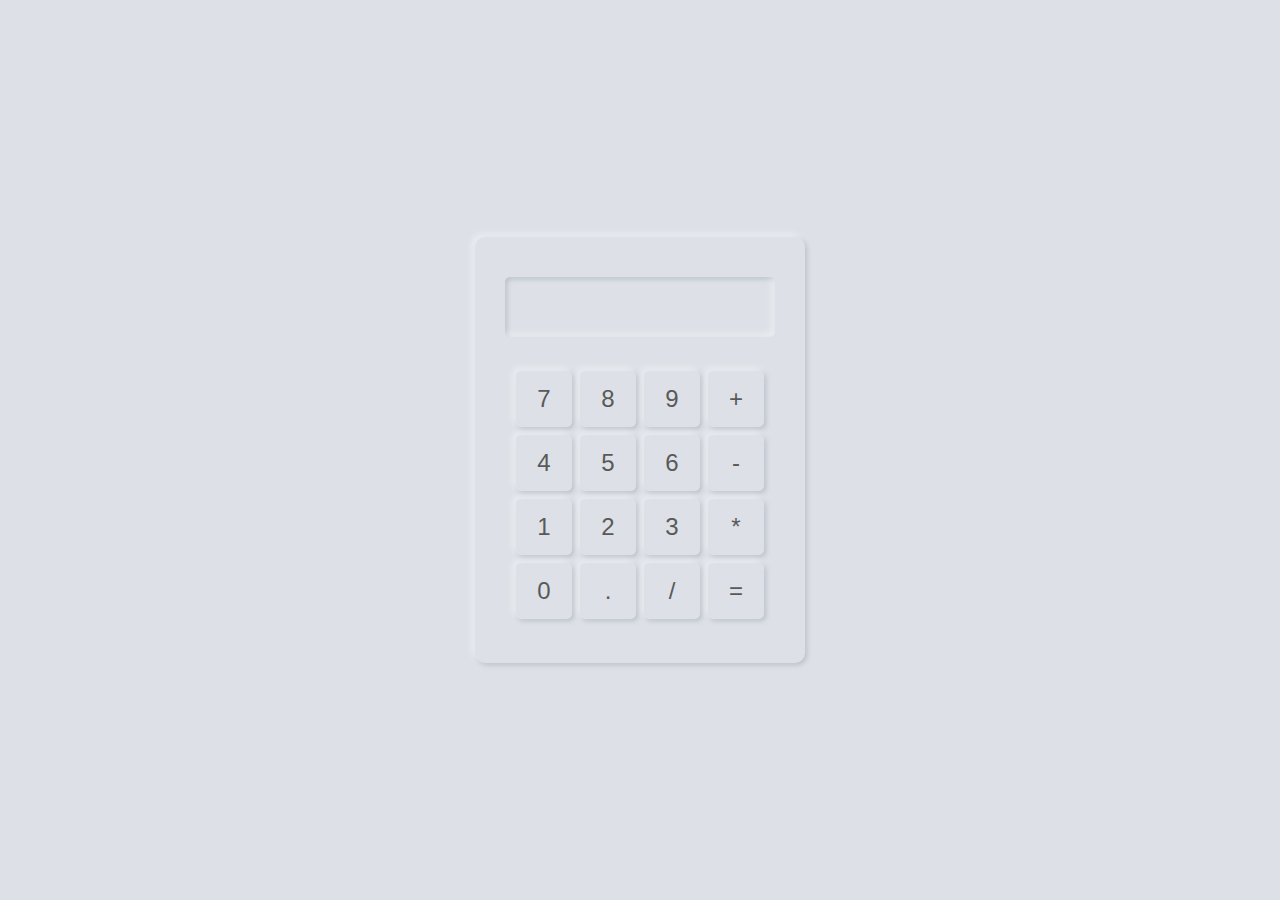
<file: Calculator/index.html>
<!DOCTYPE html>
<html lang="en">
  <head>
    <meta charset="UTF-8" />
    <meta http-equiv="X-UA-Compatible" content="IE=edge" />
    <meta name="viewport" content="width=device-width, initial-scale=1.0" />
    <link rel="stylesheet" href="styles.css" />
    <title>Calculator</title>
  </head>
  <body>
    <div class="calculator">
      <form action="#" name="form">
        <div class="result"><input type="text" name="display" id="display" /></div>
        <div class="buttons">
          <div class="rows">
            <input type="button" value="7" name="v7" onclick="val(v7.value)" /><input type="button" value="8" name="v8" onclick="val(v8.value)" /><input
              type="button"
              value="9"
              name="v9"
              onclick="val(v9.value)"
            /><input type="button" value="+" name="vplus" onclick="val(vplus.value)" />
          </div>
          <div class="rows">
            <input type="button" value="4" name="v4" onclick="val(v4.value)" /><input type="button" value="5" name="v5" onclick="val(v5.value)" /><input
              type="button"
              value="6"
              name="v6"
              onclick="val(v6.value)"
            /><input type="button" value="-" name="vminus" onclick="val(vminus.value)" />
          </div>
          <div class="rows">
            <input type="button" value="1" name="v1" onclick="val(v1.value)" /><input type="button" value="2" name="v2" onclick="val(v2.value)" /><input
              type="button"
              value="3"
              name="v3"
              onclick="val(v3.value)"
            /><input type="button" value="*" name="vmul" onclick="val(vmul.value)" />
          </div>
          <div class="rows">
            <input type="button" value="0" name="v0" onclick="val(v0.value)" /><input type="button" value="." name="vdot" onclick="val(vdot.value)" /><input
              type="button"
              value="/"
              name="vdiv"
              onclick="val(vdiv.value)"
            /><input type="button" value="=" name="veql" onclick="calculator()" />
          </div>
        </div>
      </form>
    </div>

    <!-- <script>
      function val(result) {
        form.display.value = form.display.value + result;
      }

      function calculator() {
        if (form.display.value == '') {
          alert('Please enter numbers');
        } else {
          form.display.value = eval(form.display.value);
        }
      }
    </script> -->
    <script src="script.js"></script>
  </body>
</html>
</file>
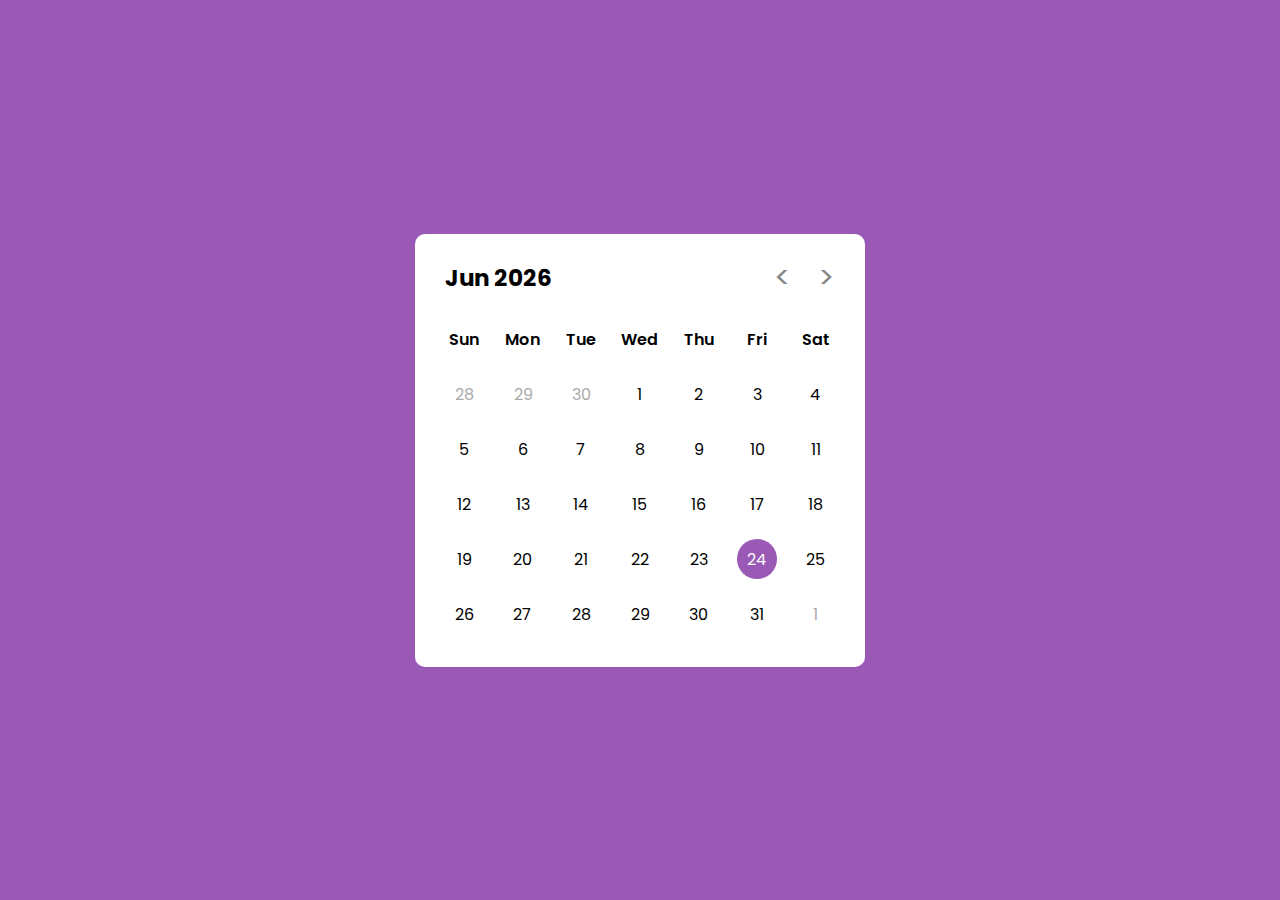
<file: Calendar/index.html>
<!DOCTYPE html>
<html lang="en">
  <head>
    <meta charset="UTF-8" />
    <meta http-equiv="X-UA-Compatible" content="IE=edge" />
    <meta name="viewport" content="width=device-width, initial-scale=1.0" />
    <title>Calendar</title>
    <link rel="stylesheet" href="styles.css" />
  </head>
  <body>
    <div class="wrapper">
      <header>
        <p class="current-date"></p>
        <div class="icons">
          <span id="prev" class="material-symbols-rounded">&lt;</span>
          <span id="next" class="material-symbols-rounded">&gt;</span>
        </div>
      </header>
      <div class="calendar">
        <ul class="weeks">
          <li>Sun</li>
          <li>Mon</li>
          <li>Tue</li>
          <li>Wed</li>
          <li>Thu</li>
          <li>Fri</li>
          <li>Sat</li>
        </ul>
        <ul class="days">
          <!-- <li class="inactive">28</li>
          <li class="inactive">29</li>
          <li class="inactive">30</li>
          <li class="inactive">31</li>
          <li>1</li>
          <li>2</li>
          <li>3</li>
          <li>4</li>
          <li>5</li>
          <li>6</li>
          <li>7</li>
          <li>8</li>
          <li>9</li>
          <li>10</li>
          <li>11</li>
          <li>12</li>
          <li>13</li>
          <li>14</li>
          <li>15</li>
          <li>16</li>
          <li>17</li>
          <li>18</li>
          <li>19</li>
          <li>20</li>
          <li>21</li>
          <li class="active">22</li>
          <li>23</li>
          <li>24</li>
          <li>25</li>
          <li>26</li>
          <li>27</li>
          <li>28</li>
          <li>29</li>
          <li>30</li>
          <li class="inactive">1</li> -->
        </ul>
      </div>
    </div>
    <script src="script.js"></script>
  </body>
</html>
</file>
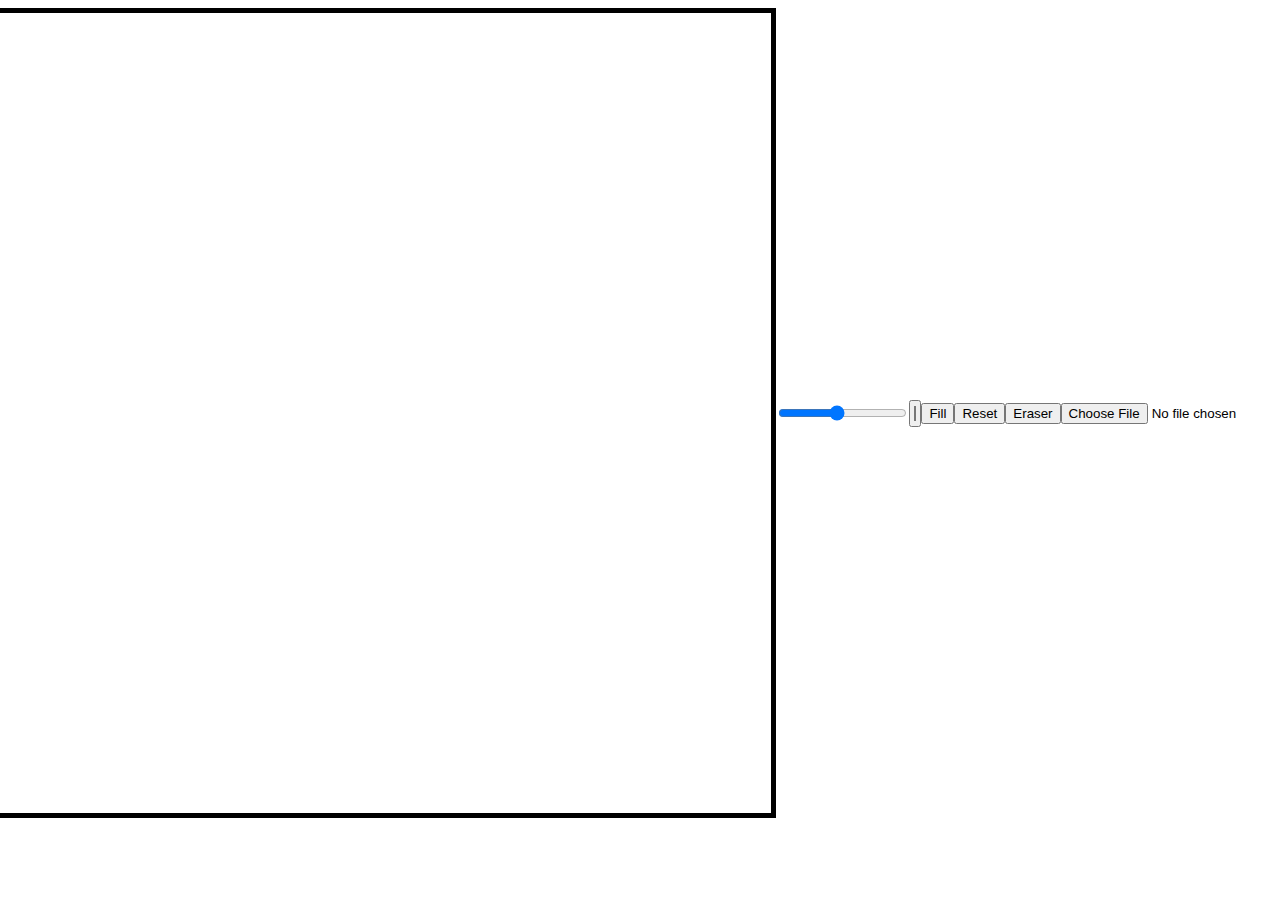
<file: Canvas/index.html>
<!DOCTYPE html>
<html lang="en">
  <head>
    <meta charset="UTF-8" />
    <meta http-equiv="X-UA-Compatible" content="IE=edge" />
    <meta name="viewport" content="width=device-width, initial-scale=1.0" />
    <title>Document</title>
    <link rel="stylesheet" href="styles.css" />
  </head>
  <body>
    <canvas></canvas>
    <input id="line-width" type="range" min="1" max="10" value="5" step="0.5" />
    <input id="line-color" type="color" />
    <div class="color-option" style="background-color: #1abc9c" data-color="#1abc9c"></div>
    <div class="color-option" style="background-color: #3498db" data-color="#3498db"></div>
    <div class="color-option" style="background-color: #27ae60" data-color="#27ae60"></div>
    <div class="color-option" style="background-color: #8e44ad" data-color="#8e44ad"></div>
    <div class="color-option" style="background-color: #34495e" data-color="#34495e"></div>
    <div class="color-option" style="background-color: #f1c40f" data-color="#f1c40f"></div>
    <div class="color-option" style="background-color: #e74c3c" data-color="#e74c3c"></div>
    <div class="color-option" style="background-color: #95a5a6" data-color="#95a5a6"></div>
    <div class="color-option" style="background-color: #d35400" data-color="#d35400"></div>
    <div class="color-option" style="background-color: #bdc3c7" data-color="#bdc3c7"></div>
    <div class="color-option" style="background-color: #2ecc71" data-color="#2ecc71"></div>
    <div class="color-option" style="background-color: #e67e22" data-color="#e67e22"></div>
    <button id="fill-color-btn">Fill</button>
    <button id="reset-btn">Reset</button>
    <button id="eraser-btn">Eraser</button>
    <input type="file" accept="*/image" id="image-file" />
    <script src="app.js"></script>
  </body>
</html>
</file>
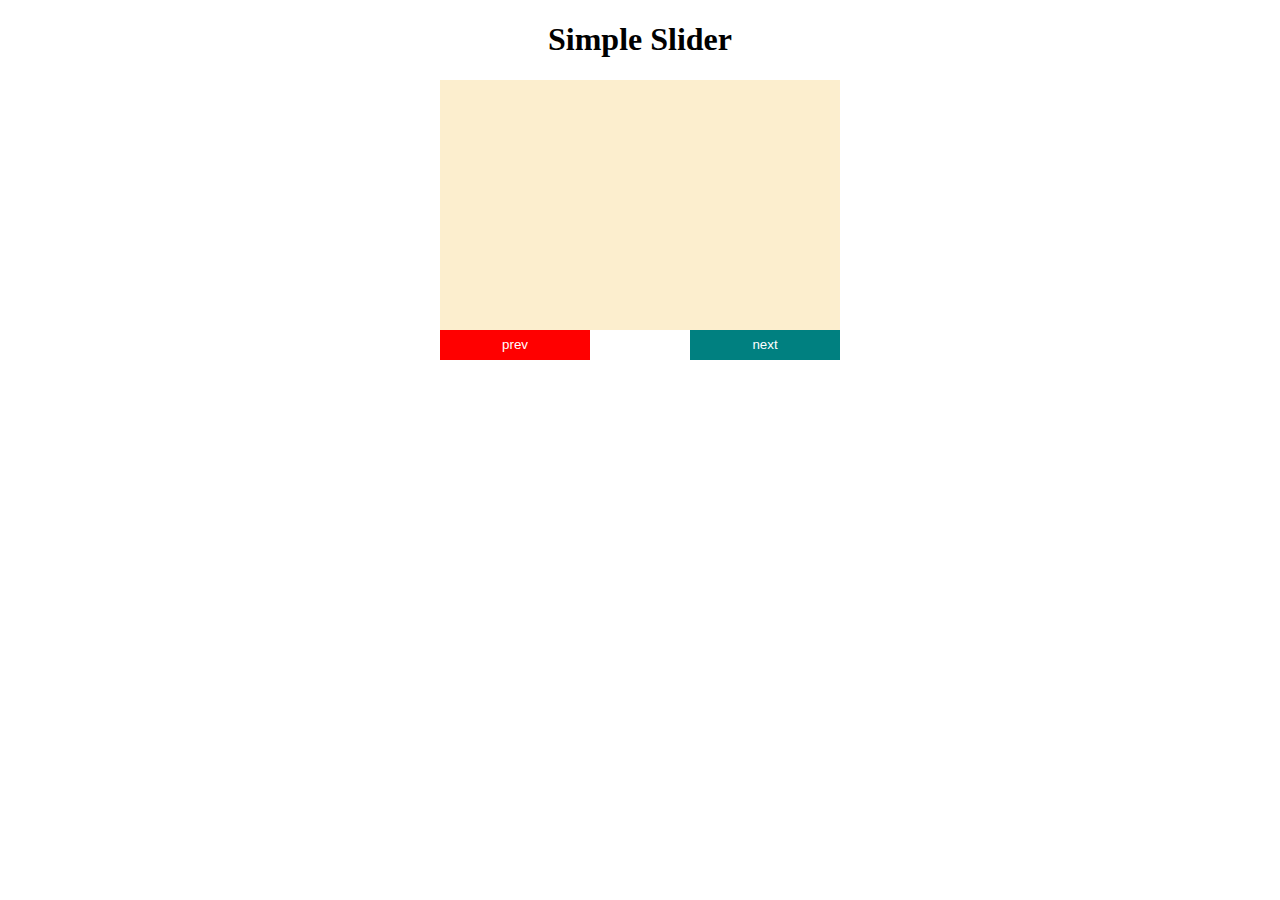
<file: Carousel/index.html>
<!DOCTYPE html>
<html lang="en">
  <head>
    <meta charset="UTF-8" />
    <meta http-equiv="X-UA-Compatible" content="IE=edge" />
    <meta name="viewport" content="width=device-width, initial-scale=1.0" />
    <title>Document</title>
    <link rel="stylesheet" href="styles.css" />
  </head>
  <body>
    <div class="container">
      <h1>Simple Slider</h1>
      <div class="album">
        <div class="images">
          <img src="images/Books.png" /><img src="images/Idea_color.png" /><img
            src="images/Meiyou.png"
          />
        </div>
      </div>
      <button class="prev">prev</button>
      <button class="next">next</button>
    </div>
    <script src="app.js"></script>
  </body>
</html>
</file>
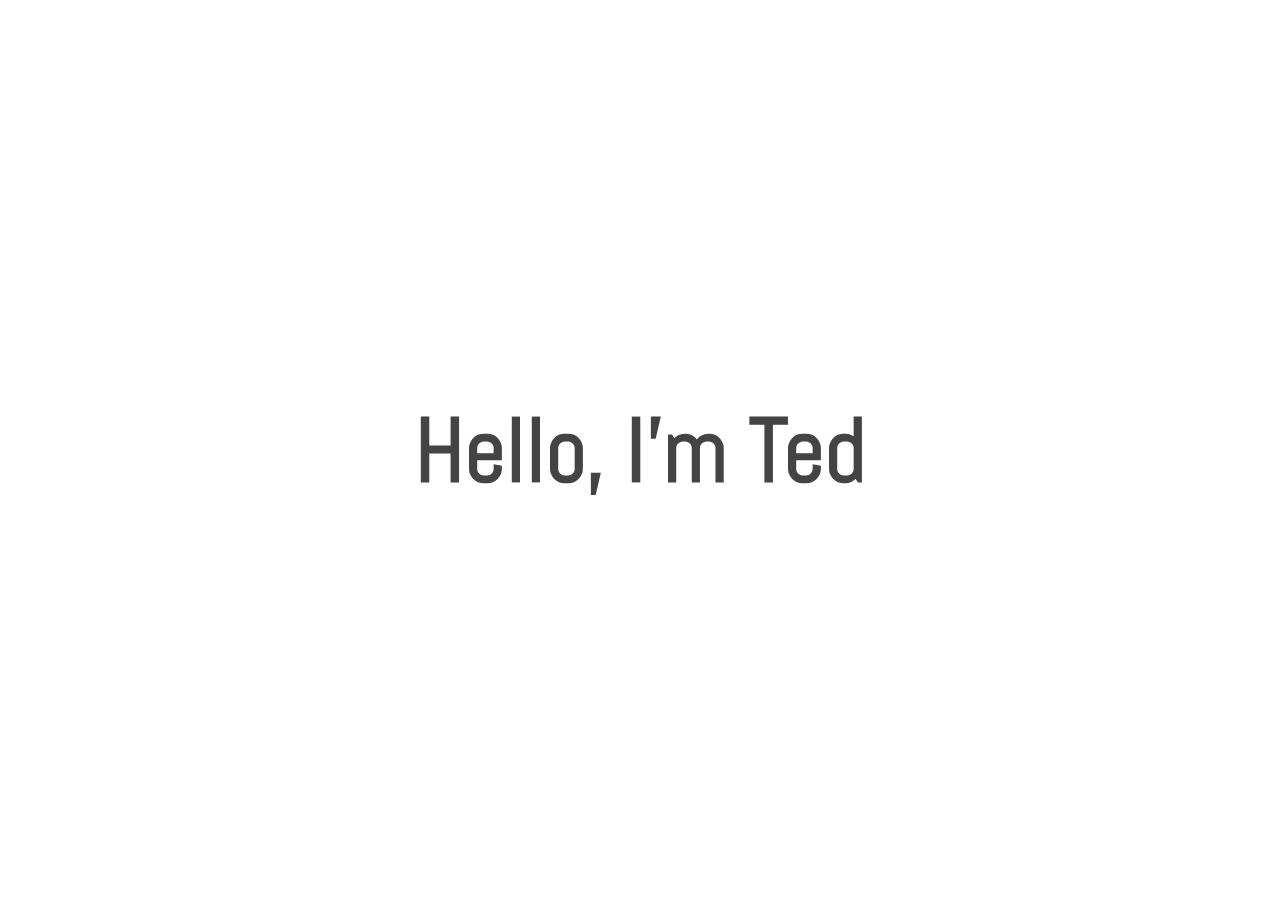
<file: Dark _Light_Mode/index.html>
<!DOCTYPE html>
<html lang="en">
  <head>
    <meta charset="UTF-8" />
    <meta http-equiv="X-UA-Compatible" content="IE=edge" />
    <meta name="viewport" content="width=device-width, initial-scale=1.0" />
    <title>Dark & Light Mode</title>
    <link rel="stylesheet" href="styles.css" />
    <link
      rel="stylesheet"
      href="https://cdnjs.cloudflare.com/ajax/libs/font-awesome/6.2.1/css/all.min.css"
      integrity="sha512-MV7K8+y+gLIBoVD59lQIYicR65iaqukzvf/nwasF0nqhPay5w/9lJmVM2hMDcnK1OnMGCdVK+iQrJ7lzPJQd1w=="
      crossorigin="anonymous"
      referrerpolicy="no-referrer"
    />
  </head>
  <body>
    <i id="toggle-btn" class="fa-solid fa-toggle-off fa-3x"/></i>
    <div class="content"><h1>Hello, I'm Ted</h1></div>
    <script src="script.js"></script>
  </body>
</html>
</file>
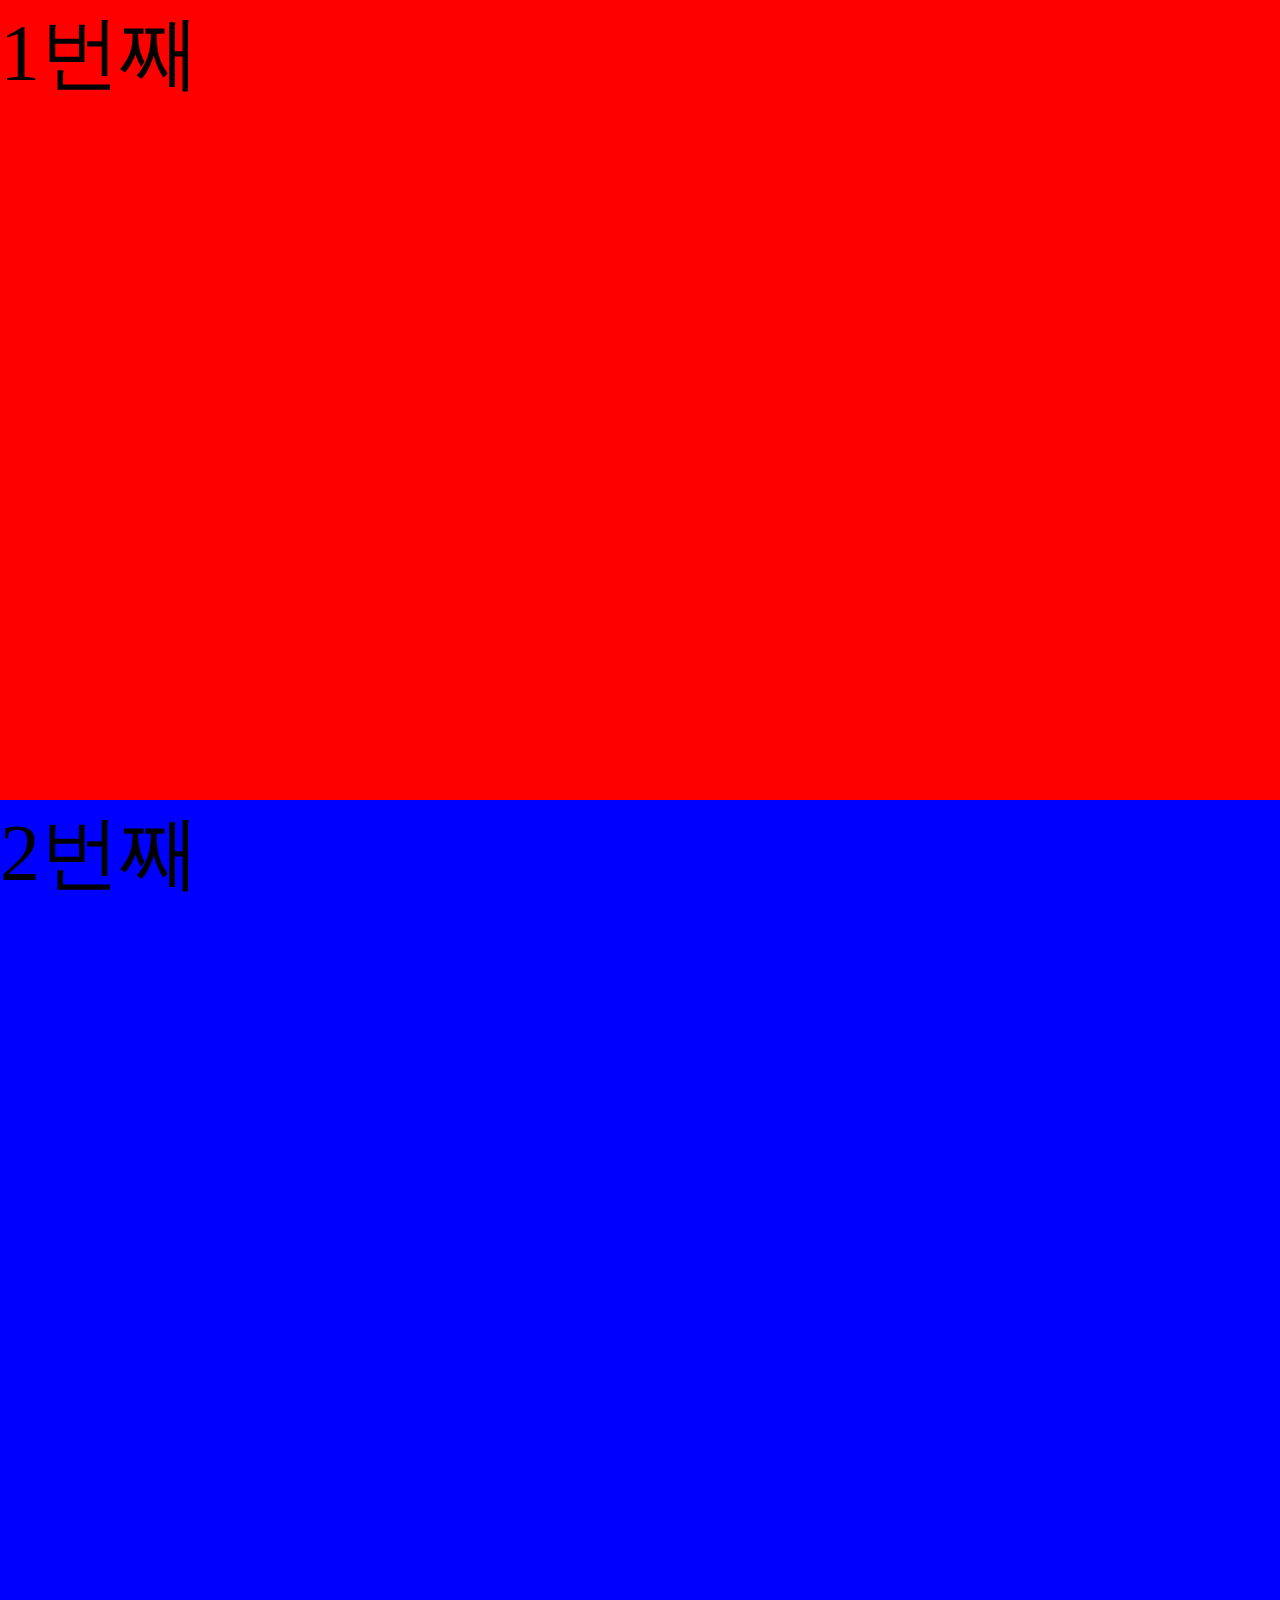
<file: Infinite_Scroll/index.html>
<!DOCTYPE html>
<html lang="en">
  <head>
    <meta charset="UTF-8" />
    <meta http-equiv="X-UA-Compatible" content="IE=edge" />
    <meta name="viewport" content="width=device-width, initial-scale=1.0" />
    <title>Infinite Scroll</title>
    <link rel="stylesheet" href="styles.css" />
  </head>
  <body>
    <section>
      <div class="box">1번째</div>
      <div class="box">2번째</div>
    </section>
    <script src="script.js"></script>
  </body>
</html>
</file>
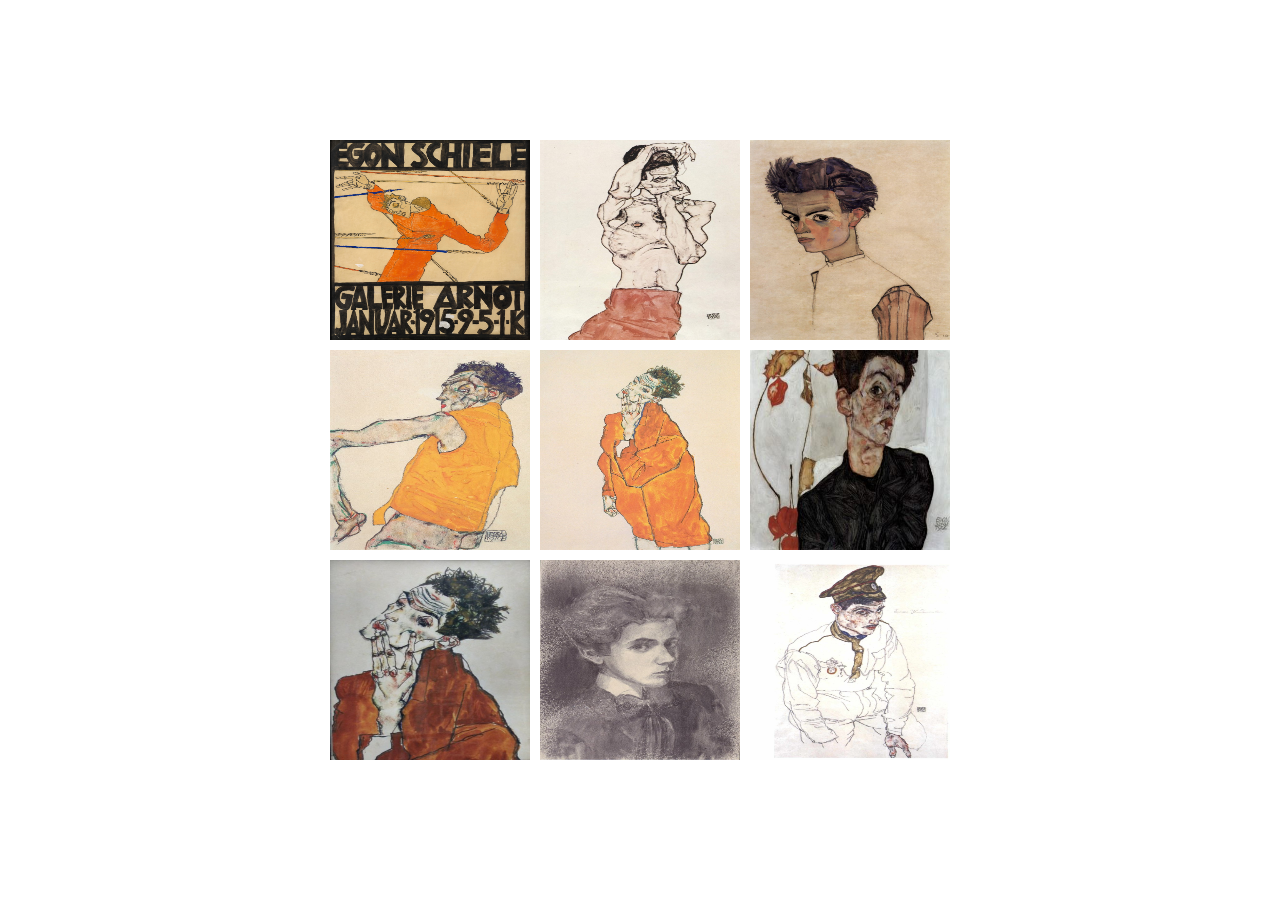
<file: LightBox/index.html>
<!DOCTYPE html>
<html lang="en">
  <head>
    <meta charset="UTF-8" />
    <meta http-equiv="X-UA-Compatible" content="IE=edge" />
    <meta name="viewport" content="width=device-width, initial-scale=1.0" />
    <link rel="stylesheet" href="styles.css" />
    <title>Light Box</title>
  </head>
  <body>
    <div class="grid">
      <img src="images/favorite.jpg" alt="에곤 쉴레 포스터 그림" />
      <img src="images/neck.jpg" alt="에곤 쉴레 동적인 움직임 그림" />
      <img src="images/portrait.jpg" alt="에곤 쉴레 자화상" />
      <img src="images/yellow.jpg" alt="에곤 쉴레 동적인 움직임 그림" />
      <img src="images/yellow2.jpg" alt="에곤 쉴레 동적인 움직임 그림" />
      <img src="images/dasai.jpg" alt="에곤 쉴레 동적인 움직임 그림" />
      <img src="images/portrait2.jpg" alt="에곤 쉴레 동적인 움직임 그림" />
      <img src="images/portrait3.jpg" alt="에곤 쉴레 동적인 움직임 그림" />
      <img src="images/police.jpg" alt="에곤 쉴레 동적인 움직임 그림" />
    </div>

    <!-- 아래 삼나무 감나무가 css 상에서 #id.class 일 경우와 #id .class 경우 어떻게 다른지 확인할 것  -->
    <!-- <div id="id" class="class">삼나무</div>
    <div id="id">
      감나무
      <h1 class="class">감나무</h1>
    </div> -->

    <script src="script.js"></script>
  </body>
</html>
</file>
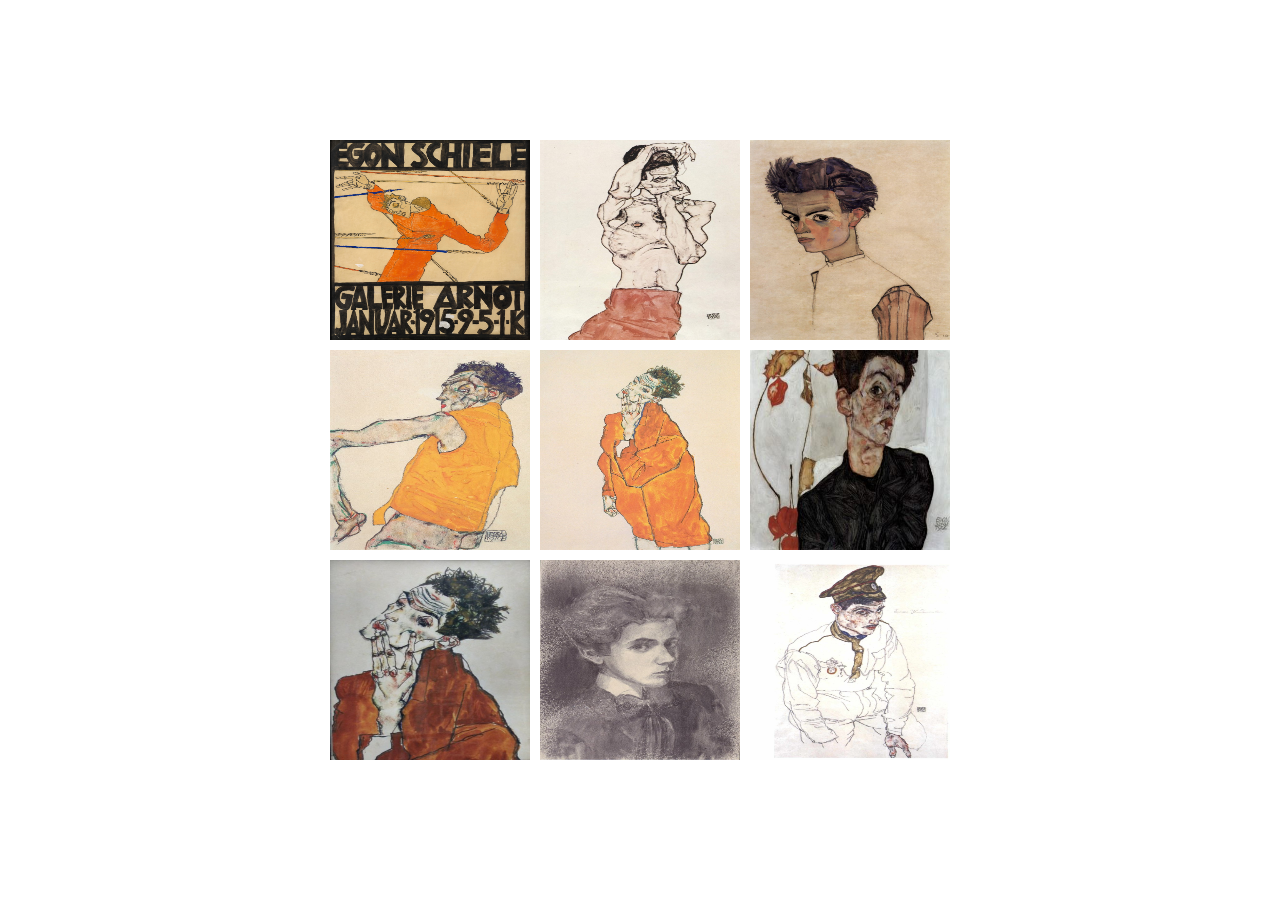
<file: LightBox_prac/index.html>
<!DOCTYPE html>
<html lang="en">
  <head>
    <meta charset="UTF-8" />
    <meta http-equiv="X-UA-Compatible" content="IE=edge" />
    <meta name="viewport" content="width=device-width, initial-scale=1.0" />
    <link rel="stylesheet" href="styles.css" />
    <title>Light Box</title>
  </head>
  <body>
    <div class="grid">
      <img src="images/favorite.jpg" alt="에곤 쉴레 포스터 그림" />
      <img src="images/neck.jpg" alt="에곤 쉴레 동적인 움직임 그림" />
      <img src="images/portrait.jpg" alt="에곤 쉴레 자화상" />
      <img src="images/yellow.jpg" alt="에곤 쉴레 동적인 움직임 그림" />
      <img src="images/yellow2.jpg" alt="에곤 쉴레 동적인 움직임 그림" />
      <img src="images/dasai.jpg" alt="에곤 쉴레 동적인 움직임 그림" />
      <img src="images/portrait2.jpg" alt="에곤 쉴레 동적인 움직임 그림" />
      <img src="images/portrait3.jpg" alt="에곤 쉴레 동적인 움직임 그림" />
      <img src="images/police.jpg" alt="에곤 쉴레 동적인 움직임 그림" />
    </div>
    <script src="script.js"></script>
  </body>
</html>
</file>
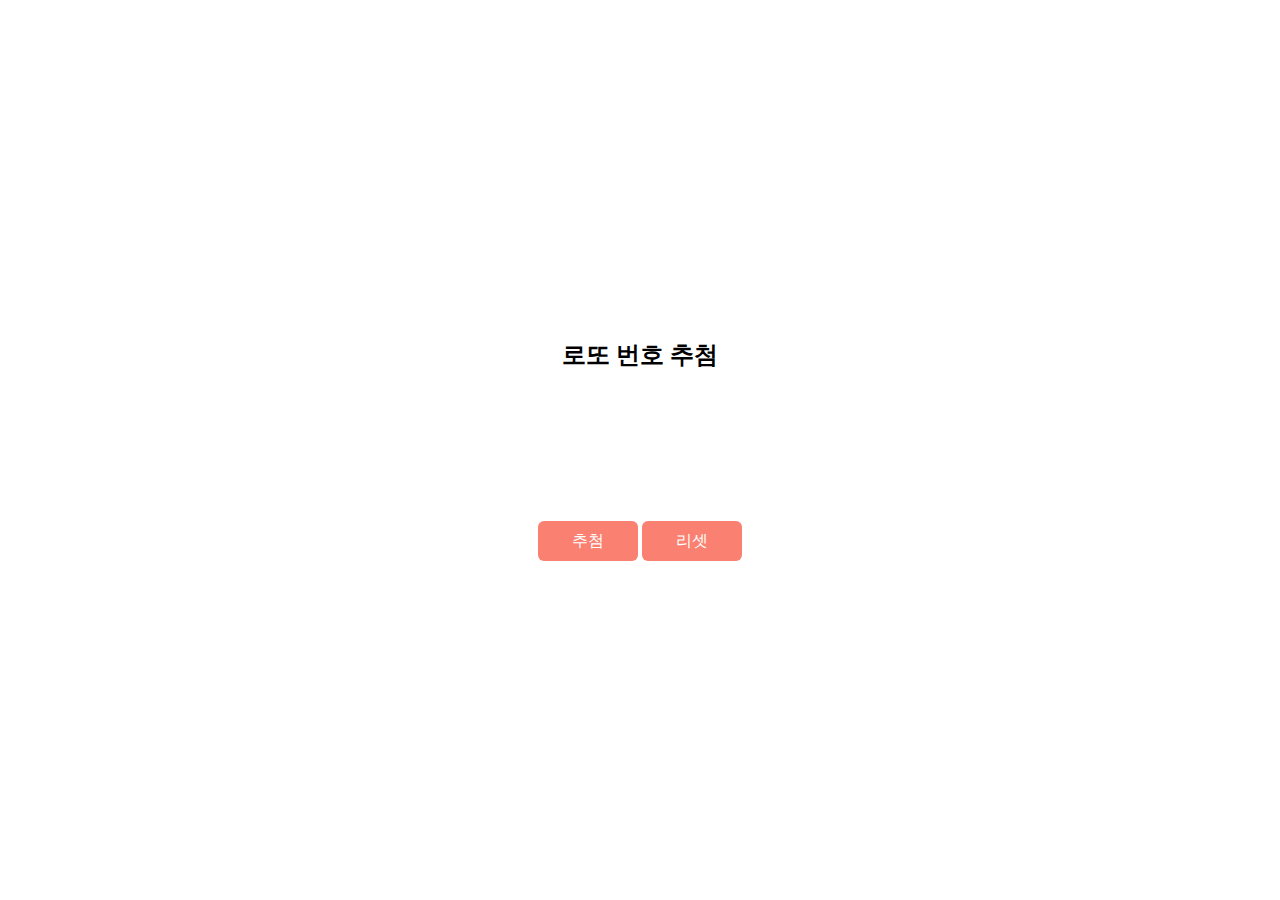
<file: Lotto/index.html>
<!DOCTYPE html>
<html lang="en">
  <head>
    <meta charset="UTF-8" />
    <meta http-equiv="X-UA-Compatible" content="IE=edge" />
    <meta name="viewport" content="width=device-width, initial-scale=1.0" />
    <title>Lotto</title>
    <link rel="stylesheet" href="styles.css" />
  </head>
  <body>
    <div class="container">
      <header><h2>로또 번호 추첨</h2></header>
      <section class="lotto">
        <div class="numbers"></div>
        <button id="draw">추첨</button>
        <button id="reset">리셋</button>
      </section>
    </div>
    <script src="script.js"></script>
  </body>
</html>
</file>
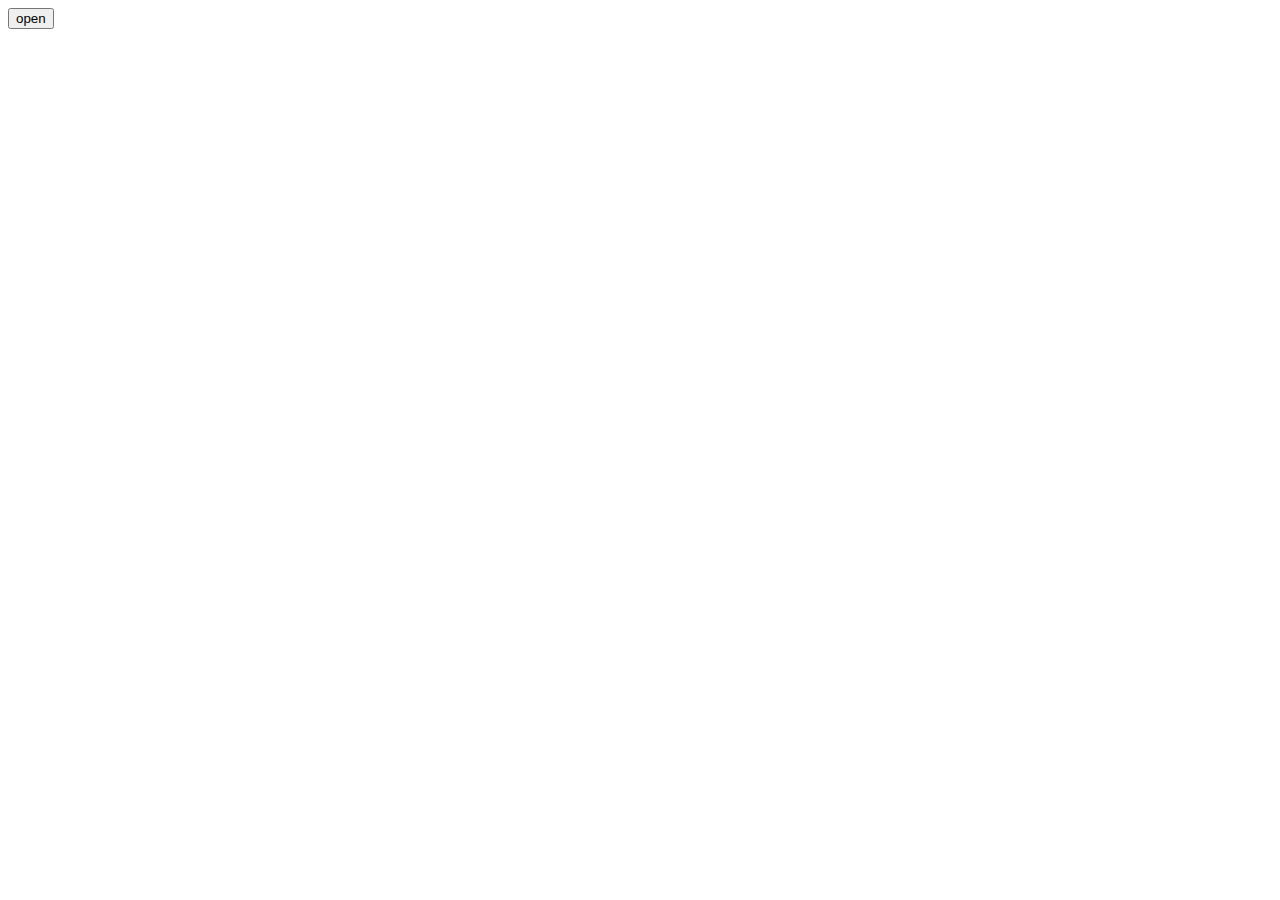
<file: PopUp/index.html>
<!DOCTYPE html>
<html lang="en">
  <head>
    <meta charset="UTF-8" />
    <meta http-equiv="X-UA-Compatible" content="IE=edge" />
    <meta name="viewport" content="width=device-width, initial-scale=1.0" />
    <title>PopUp</title>
    <link rel="stylesheet" href="styles.css" />
  </head>
  <body>
    <button data-modal-target="#modal">open</button>
    <div id="modal" class="modal">
      <div class="modal-header">
        <div class="title">가나다라</div>
        <button data-close-target class="close-btn">&times;</button>
      </div>
      <div class="modal-body">
        Kroenke Sports & Entertainment (KSE) is an American sports and entertainment holding company based in Denver, Colorado. Originally known as Kroenke Sports Enterprises, it was started in 1999
        by businessman Stan Kroenke to be the parent company of his sports holdings. Today, the company has control of over five professional sport franchises, and one association football club that
        has two teams Arsenal F.C and Arsenal W.F.C, four stadiums, two professional esports franchised teams, four television channels, an internet TV channel, & 19 magazines which operate under the
        badge Outdoor Sportsman Group, four radio stations which operate under the badge KSE Radio Ventures, LLC, and websites.
      </div>
    </div>
    <div id="overlay"></div>
    <script src="script.js"></script>
  </body>
</html>
</file>
<file: Calculator/styles.css>
* {
  margin: 0;
  padding: 0;
  user-select: none;
  box-sizing: border-box;
}
html,
body {
  height: 100%;
}
body {
  display: grid;
  place-items: center;
  background-color: #dde1e7;
}

.calculator {
  width: 330px;
  background-color: #dde1e7;
  padding: 40px 30px;
  border-radius: 10px;
  box-shadow: -3px -3px 7px #ffffff73, 2px 2px 5px rgba(94, 104, 121, 0.288);
}

form .result {
  height: 60px;
  width: 100%;
  background-color: #dde1e7;
  border-radius: 5px;
  box-shadow: inset -3px -3px 7px #ffffff73, inset 2px 2px 5px rgba(94, 104, 121, 0.288);
}

.result input {
  width: 100%;
  height: 100%;
  background: none;
  border: none;
  outline: none;
  font-size: 1.8rem;
  padding: 0 20px;
  text-align: right;
  font-weight: 500;
  pointer-events: none;
}

form .buttons {
  text-align: center;
  padding: 30px 0 0 0;
}

.buttons input[type='button'] {
  height: 56px;
  width: 56px;
  font-size: 1.5rem;
  margin: 4px;
  border: none;
  outline: none;
  background-color: #dde1e7;
  border-radius: 5px;
  color: #595959;
  box-shadow: -3px -3px 7px #ffffff73, 2px 2px 5px rgba(94, 104, 121, 0.288);
}

.buttons input[type='button']:focus {
  color: #3498db;
  transform: scale(0.98);
  box-shadow: inset -3px -3px 7px #ffffff73, inset 2px 2px 5px rgba(94, 104, 121, 0.288);
}
</file>
<file: Calendar/styles.css>
@import url('https://fonts.googleapis.com/css2?family=Poppins&display=swap');

* {
  margin: 0;
  padding: 0;
  box-sizing: border-box;
  font-family: 'Poppins', sans-serif;
}

body {
  display: flex;
  align-items: center;
  justify-content: center;
  min-height: 100vh;
  background: #9b59b6;
}

.wrapper {
  background: white;
  width: 450px;
  border-radius: 10px;
}

.wrapper header {
  display: flex;
  justify-content: space-between;
  align-items: center;
  padding: 25px 30px 10px;
}

header .current-date {
  font-size: 1.45rem;
  font-weight: 700;
}

header .icons span {
  display: inline-block;
  height: 38px;
  width: 38px;
  margin: 0 1px;
  color: #878787;
  font-size: 1.9rem;
  cursor: pointer;
  text-align: center;
  line-height: 38px;
  border-radius: 50%;
}

header .icons span:hover {
  background: #f2f2f2;
}

header .icons span:last-child {
  margin-right: -10px;
}

.calendar {
  padding: 20px;
}

.calendar .weeks li {
  font-weight: 600;
}

.calendar .days {
  margin-bottom: 20px;
}

.calendar .days li {
  cursor: pointer;
  margin-top: 30px;
  z-index: 1;
}

.calendar ul {
  display: flex;
  list-style: none;
  flex-wrap: wrap;
  text-align: center;
}

.calendar ul li {
  position: relative;
  width: calc(100% / 7);
}

.days li.inactive {
  color: #aaa;
}
.days li.active {
  color: #fff;
}

.days li.active::before {
  background-color: #9b59b6;
}

.calendar .days li::before {
  position: absolute;
  content: '';
  z-index: -1;
  height: 40px;
  width: 40px;
  top: 50%;
  left: 50%;
  border-radius: 50%;
  transform: translate(-50%, -50%);
}
/* 바로 위 positon:absolute 만 있을 때는 html 기준이므로 저 배경색을 가진 박스가 하나만 보인다. but 바로 위 li 전체에 relative를 달면 전체 li에 이 박스가 보인다. */

.days li:hover::before {
  background-color: #f2f2f2;
}
</file>
<file: Canvas/styles.css>
canvas {
  width: 800px;
  height: 800px;
  border: 5px solid black;
}

body {
  display: flex;
  justify-content: center;
  align-items: center;
}

.color-option {
  width: 50px;
  height: 50px;
  cursor: pointer;
}
</file>
<file: Carousel/styles.css>
.container {
  width: 400px;
  margin: auto;
}

h1 {
  text-align: center;
}

.album {
  height: 250px;
  overflow: hidden;
}

.images {
  display: flex;
  height: 250px;
  transition: transform 0.5s;
}

img {
  width: 400px;
  height: 250px;
  object-fit: cover;
}

button,
button:active,
button:focus {
  width: 150px;
  height: 30px;
  border: none;
  color: white;
  background-color: teal;
  outline: none;
}

button:hover {
  /* transform: translate(10px, 10px); */
  /* transform: scaleX(3); */
  background-color: turquoise;
}
button:disabled {
  background-color: red;
}

.prev {
  float: left;
}

.next {
  float: right;
}
</file>
<file: Dark _Light_Mode/styles.css>
@import url('https://fonts.googleapis.com/css2?family=Abel&family=Noto+Sans+KR&family=Noto+Sans:wght@400;900&display=swap');

:root {
  --white: #fff;
  --black: #444;
}

* {
  margin: 0;
  font-family: 'Abel', sans-serif;
  box-sizing: border-box;
  transition: 0.2s linear;
}

body.darkMode {
  --white: #444;
  --black: #fff;
}

.content {
  width: 100%;
  height: 100vh;
  display: flex;
  justify-content: center;
  align-items: center;
  background-color: var(--white);
}

.content h1 {
  font-size: 7vw;
  color: var(--black);
}

#toggle-btn {
  height: 70px;
  width: 70px;
  position: fixed;
  top: 20px;
  right: 30px;
}
</file>
<file: Infinite_Scroll/styles.css>
html,
body {
  margin: 0;
}

.box {
  width: 100%;
  height: 50rem;
  background-color: red;
  font-size: 5rem;
}

.box:nth-child(2n) {
  width: 100%;
  height: 50rem;
  background-color: blue;
  font-size: 5rem;
}
</file>
<file: LightBox/styles.css>
html,
body {
  margin: 0;
}

.grid {
  display: grid;
  grid-template-columns: repeat(3, 200px);
  grid-gap: 10px;
  justify-content: center;
  align-content: center;
  height: 100vh;
}

.grid img {
  width: 200px;
  height: 200px;
  cursor: pointer;
}

#lightbox {
  position: fixed;
  z-index: 1000;
  top: 0;
  width: 100%;
  height: 100%;
  background-color: rgba(0, 0, 0, 0.8);
  display: none;
}

#lightbox.visible {
  display: flex;
  justify-content: center;
  align-items: center;
}

#lightbox img {
  width: 400px;
  height: 400px;
  padding: 4px;
  background-color: black;
  border: 2px solid white;
}

/* 아래 확인해볼 것*/
/* #id.class {
  color: red;
}

#id .class {
  color: red;
} */
</file>
<file: LightBox_prac/styles.css>
html,
body {
  margin: 0;
}

.grid {
  display: grid;
  grid-template-columns: repeat(3, 200px);
  grid-gap: 10px;
  justify-content: center;
  align-content: center;
  height: 100vh;
}

.grid img {
  width: 200px;
  height: 200px;
  cursor: pointer;
}

#lightbox {
  position: fixed;
  z-index: 1000;
  top: 0;
  width: 100%;
  height: 100%;
  background-color: rgba(0, 0, 0, 0.8);
  display: none;
}

#lightbox img {
  width: 400px;
  height: 400px;
  padding: 4px;
  background-color: black;
  border: 2px solid white;
}
</file>
<file: Lotto/styles.css>
* {
  margin: 0;
  box-sizing: border-box;
}

.container {
  display: flex;
  flex-direction: column;
  justify-content: center;
  align-items: center;
  flex-wrap: wrap;
  width: 350px;
  height: 100vh;
  margin: auto;
}

.lotto {
  text-align: center;
}
.numbers {
  display: flex;
  height: 150px;
  justify-content: center;
}

.numbers > .lottonumber {
  display: flex;
  align-items: center;
  margin: 10px;
  font-size: 2rem;
}

button {
  font-size: 1rem;
  width: 100px;
  height: 40px;
  border: none;
  border-radius: 6px;
  color: white;
  background-color: salmon;
  cursor: pointer;
}

button:active {
  color: antiquewhite;
}
</file>
<file: PopUp/styles.css>
*,
*::after,
*::before {
  box-sizing: border-box;
}

.modal {
  position: fixed;
  top: 50%;
  left: 50%;
  transform: translate(-50%, -50%) scale(0);
  transition: 200mx ease-in-out;
  border: 1px solid black;
  border-radius: 10px;
  z-index: 10;
  background-color: white;
  width: 500px;
  max-width: 80%;
}

.modal.active {
  transform: translate(-50%, -50%) scale(1);
}

.modal-header {
  display: flex;
  justify-content: space-between;
  align-items: center;
  padding: 10px 15px;
  border-bottom: 1px solid black;
}

.modal .title {
  font-size: 1.25rem;
  font-weight: bold;
}

.modal .close-btn {
  cursor: pointer;
  border: none;
  outline: none;
  background: none;
  font-size: 1.25rem;
  font-weight: bold;
}

.modal-body {
  padding: 20px 15px;
}

#overlay {
  position: fixed;
  pointer-events: none;
  transition: 200mx ease-in-out;
  opacity: 0;
  top: 0;
  left: 0;
  right: 0;
  bottom: 0;
  background-color: rgba(0, 0, 0, 0.5);
}

#overlay.active {
  opacity: 1;
  pointer-events: all;
}
</file>
